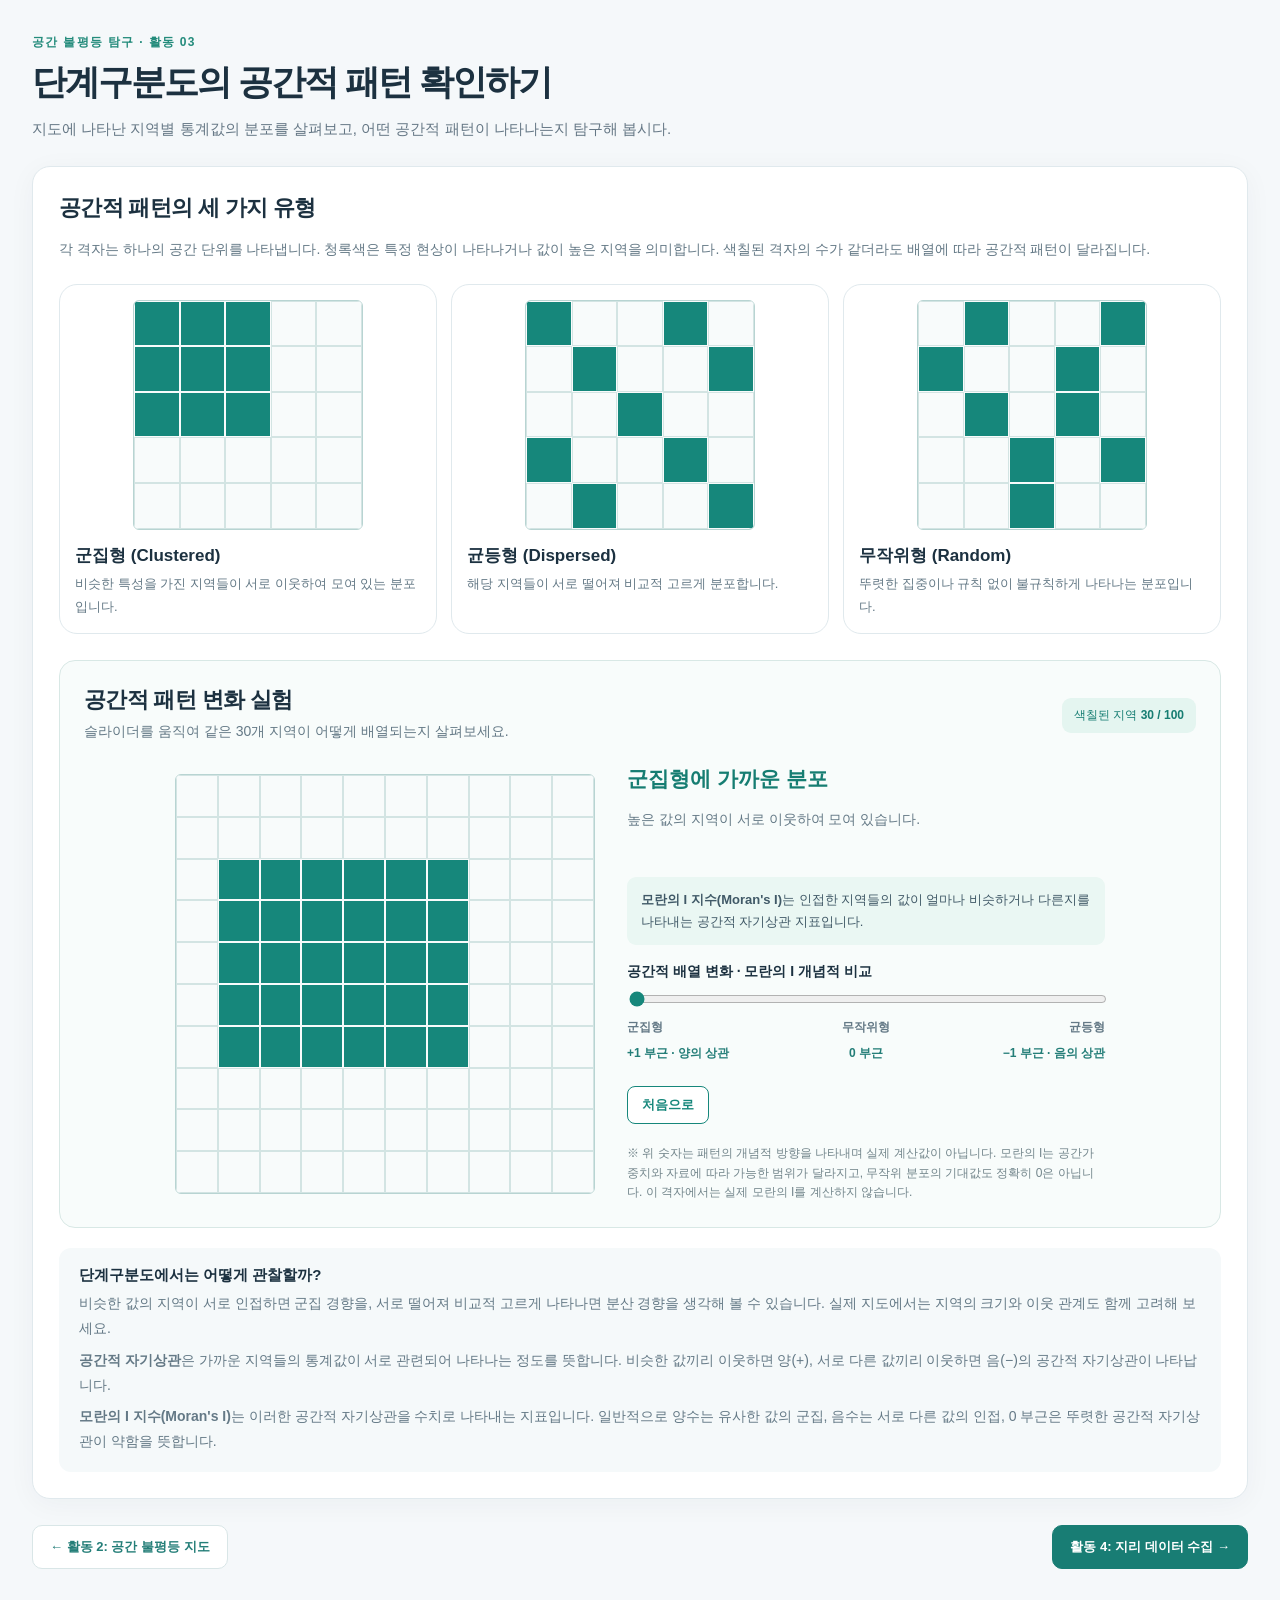
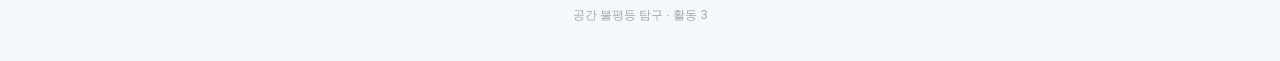
<file: activity3.html>
<!DOCTYPE html>
<html lang="ko">

<head>
    <meta charset="utf-8" />
    <meta content="width=device-width,initial-scale=1" name="viewport" />
    <title>단계구분도의 공간적 패턴 확인하기 | 공간 불평등 탐구</title>
    <style>
        :root {
            font-family: Pretendard, 'Noto Sans KR', -apple-system, BlinkMacSystemFont, 'Segoe UI', sans-serif;
            color: #1c3140;
            background: #f5f8fa
        }

        * {
            box-sizing: border-box
        }

        body {
            margin: 0
        }

        .app {
            max-width: 1360px;
            margin: auto;
            padding: 34px 32px 25px
        }

        header .eyebrow {
            font-size: 12px;
            font-weight: 800;
            letter-spacing: .11em;
            color: #238b7b
        }

        h1 {
            font-size: 35px;
            letter-spacing: -.055em;
            margin: 8px 0 10px
        }

        header p {
            color: #657785;
            font-size: 15px;
            margin: 0 0 24px;
            line-height: 1.7
        }

        .page-nav {
            display: flex;
            align-items: center;
            justify-content: space-between;
            gap: 10px;
            margin-bottom: 18px
        }

        .page-nav a,
        .page-nav span {
            font-size: 13px;
            color: #247e78;
            text-decoration: none;
            font-weight: 750
        }

        .page-nav a:hover {
            text-decoration: underline
        }

        .panel,
        .guide,
        .resource-card,
        .pattern-card {
            background: white;
            border: 1px solid #e0e9ed;
            border-radius: 18px;
            box-shadow: 0 5px 28px #17364d0b
        }

        .panel {
            padding: 26px
        }

        .panel h2,
        .guide h2 {
            margin: 0 0 12px;
            font-size: 22px;
            letter-spacing: -.03em
        }

        .panel p,
        .guide p {
            font-size: 14px;
            color: #647986;
            line-height: 1.8
        }

        .layout {
            display: grid;
            grid-template-columns: minmax(0, 1fr) 310px;
            gap: 20px;
            align-items: start
        }

        .guide {
            padding: 24px
        }

        .guide ol {
            padding-left: 22px;
            font-size: 14px;
            line-height: 1.8;
            color: #405967
        }

        .guide li {
            margin: 12px 0
        }

        .step {
            display: inline-block;
            background: #e5f5ef;
            color: #177c69;
            font-size: 12px;
            font-weight: 800;
            padding: 7px 10px;
            border-radius: 6px;
            margin-bottom: 16px
        }

        .note {
            margin-top: 20px;
            padding: 15px;
            border-radius: 10px;
            background: #f5f8fa;
            color: #647986;
            font-size: 13px;
            line-height: 1.75
        }

        .pattern-grid {
            display: grid;
            grid-template-columns: repeat(3, minmax(0, 1fr));
            gap: 14px;
            margin: 22px 0
        }

        .pattern-card {
            padding: 15px;
            box-shadow: none
        }

        .pattern-card h3 {
            font-size: 17px;
            margin: 14px 0 5px
        }

        .pattern-card p {
            font-size: 13px;
            margin: 0
        }

        .pattern-svg {
            width: 100%;
            border-radius: 12px;
            background: #f0f7f7;
            fill: #16877b
        }

        .example {
            margin-top: 20px;
            background: #f5f9fa;
            border-radius: 12px;
            padding: 18px 20px
        }

        .example strong {
            font-size: 15px
        }

        .example p {
            margin: 6px 0 0
        }

        .page-bottom {
            display: flex;
            justify-content: space-between;
            gap: 12px;
            margin: 26px 0
        }

        .nav-button {
            display: inline-flex;
            align-items: center;
            gap: 7px;
            text-decoration: none;
            padding: 12px 17px;
            border-radius: 10px;
            border: 1px solid #d9e6e7;
            background: white;
            color: #247e78;
            font-weight: 800;
            font-size: 13px
        }

        .nav-button.primary {
            background: #187d74;
            color: white;
            border-color: #187d74
        }

        .nav-button:hover {
            filter: brightness(.95)
        }

        .resources-intro {
            margin-bottom: 20px
        }

        .resource-section {
            margin: 28px 0
        }

        .resource-section h2 {
            font-size: 18px;
            margin: 0 0 13px;
            display: flex;
            align-items: center;
            gap: 9px
        }

        .section-dot {
            width: 9px;
            height: 9px;
            border-radius: 50%;
            background: #1d9684;
            display: inline-block
        }

        .resource-grid {
            display: grid;
            grid-template-columns: repeat(3, minmax(0, 1fr));
            gap: 14px
        }

        .resource-card {
            padding: 20px;
            display: flex;
            flex-direction: column;
            gap: 11px;
            transition: transform .15s, box-shadow .15s
        }

        .resource-card:hover {
            transform: translateY(-2px);
            box-shadow: 0 8px 28px #17364d18
        }

        .resource-card h3 {
            margin: 0;
            font-size: 17px;
            line-height: 1.4;
            letter-spacing: -.03em
        }

        .resource-card p {
            margin: 0;
            color: #6b7f8b;
            font-size: 13px;
            line-height: 1.65;
            flex: 1
        }

        .resource-link {
            display: inline-flex;
            justify-content: space-between;
            align-items: center;
            text-decoration: none;
            color: #15786e;
            background: #eaf7f3;
            border-radius: 9px;
            padding: 11px 13px;
            font-size: 13px;
            font-weight: 800
        }

        .resource-link:hover {
            background: #d6f0e8
        }

        .resource-tag {
            font-size: 11px;
            color: #178777;
            font-weight: 800
        }

        .mini {
            font-size: 12px;
            color: #7b8e99
        }

        footer {
            text-align: center;
            color: #9aabb4;
            font-size: 12px;
            padding: 12px
        }

        @media(max-width:1000px) {
            .layout {
                grid-template-columns: 1fr
            }

            .resource-grid {
                grid-template-columns: repeat(2, minmax(0, 1fr))
            }
        }

        @media(max-width:650px) {
            .app {
                padding: 20px 13px
            }

            .panel {
                padding: 17px
            }

            .pattern-grid,
            .resource-grid {
                grid-template-columns: 1fr
            }

            .pattern-svg {
                max-height: 210px
            }

            h1 {
                font-size: 28px
            }

            .page-bottom {
                flex-wrap: wrap
            }
        }

        .layout-wide {
            display: block;
            max-width: none
        }

        .layout-wide>.panel {
            width: 100%
        }

        /* 면(폴리곤) 단위 공간 패턴 시각화 */
        .area-grid{display:grid;grid-template-columns:repeat(var(--grid-size),1fr);aspect-ratio:1;width:100%;background:#fff;border:1px solid #b8d4d2;overflow:hidden;border-radius:6px}
        .area-cell{border:1px solid #d3e4e3;background:#f8fbfb;min-width:0;min-height:0;transition:background-color .16s ease}
        .area-cell.active{background:#16877b;border-color:#f8fbfb}
        .area-grid-small{--grid-size:5;max-width:230px;margin:auto}
        .area-grid-large{--grid-size:10;max-width:420px;margin:auto}
        .pattern-lab{margin-top:26px;border:1px solid #d8e8e5;border-radius:16px;padding:24px;background:#f8fcfb}
        .lab-heading{display:flex;align-items:center;justify-content:space-between;gap:16px;margin-bottom:20px}
        .lab-heading h2{margin-bottom:4px}.lab-heading p{margin:0}
        .lab-counter{white-space:nowrap;color:#167d72;background:#e4f5f0;padding:9px 12px;border-radius:9px;font-size:12px}
        .lab-content{display:grid;grid-template-columns:minmax(230px,420px) minmax(220px,1fr);align-items:center;justify-content:center;gap:32px;max-width:930px;margin:auto}
        .lab-controls{min-width:0}.pattern-state{font-weight:800;font-size:21px;color:#167d72}
        .lab-controls p{min-height:52px}.slider-label{display:block;margin:18px 0 8px;font-weight:750;font-size:14px}
        #pattern-slider{width:100%;accent-color:#16877b;cursor:pointer}
        .slider-markers{display:flex;justify-content:space-between;font-size:12px;font-weight:700;color:#647986;margin-top:8px}
        .moran-explain{font-size:13px;line-height:1.7;color:#405967;background:#eaf7f3;border-radius:9px;padding:12px 14px;margin-top:18px}
        .moran-scale{display:flex;justify-content:space-between;gap:6px;font-size:12px;font-weight:750;color:#247e78;margin-top:9px}
        .moran-scale span:nth-child(2){text-align:center}
        .moran-scale span:last-child{text-align:right}
        .reset-pattern{border:1px solid #16877b;background:#fff;color:#16877b;border-radius:8px;padding:9px 14px;font-weight:750;cursor:pointer;margin-top:24px}
        .reset-pattern:hover{background:#e4f5f0}
        .lab-note{font-size:12px;color:#72858b;line-height:1.65;margin-top:20px}
        @media(max-width:720px){.lab-content{grid-template-columns:1fr}.lab-heading{align-items:flex-start;flex-direction:column}.pattern-lab{padding:17px}}
    </style>
</head>

<body>
    <div class="app">
        <header>
            <div class="eyebrow">공간 불평등 탐구 · 활동 03</div>
            <h1>단계구분도의 공간적 패턴 확인하기</h1>
            <p>지도에 나타난 지역별 통계값의 분포를 살펴보고, 어떤 공간적 패턴이 나타나는지 탐구해 봅시다.</p>
        </header>
        <main class="layout layout-wide">
            <section class="panel">
                <h2>공간적 패턴의 세 가지 유형</h2>
                <p>각 격자는 하나의 공간 단위를 나타냅니다. 청록색은 특정 현상이 나타나거나 값이 높은 지역을 의미합니다. 색칠된 격자의 수가 같더라도 배열에 따라 공간적 패턴이 달라집니다.</p>
                <div class="pattern-grid" id="pattern-examples">
                    <article class="pattern-card"><div class="area-grid area-grid-small" id="sample-cluster" role="img" aria-label="군집형 5×5 격자"></div><h3>군집형 (Clustered)</h3><p>비슷한 특성을 가진 지역들이 서로 이웃하여 모여 있는 분포입니다.</p></article>
                    <article class="pattern-card"><div class="area-grid area-grid-small" id="sample-dispersed" role="img" aria-label="균등형 5×5 격자"></div><h3>균등형 (Dispersed)</h3><p>해당 지역들이 서로 떨어져 비교적 고르게 분포합니다.</p></article>
                    <article class="pattern-card"><div class="area-grid area-grid-small" id="sample-random" role="img" aria-label="무작위형 5×5 격자"></div><h3>무작위형 (Random)</h3><p>뚜렷한 집중이나 규칙 없이 불규칙하게 나타나는 분포입니다.</p></article>
                </div>
                <div class="pattern-lab">
                    <div class="lab-heading"><div><h2>공간적 패턴 변화 실험</h2><p>슬라이더를 움직여 같은 30개 지역이 어떻게 배열되는지 살펴보세요.</p></div><span class="lab-counter">색칠된 지역 <b>30 / 100</b></span></div>
                    <div class="lab-content">
                        <div class="area-grid area-grid-large" id="interactive-grid" role="img" aria-label="공간적 패턴 변화 10×10 격자"></div>
                        <div class="lab-controls"><div class="pattern-state" id="pattern-state" aria-live="polite">군집형에 가까운 분포</div><p id="pattern-description">높은 값의 지역이 서로 인접하여 나타납니다.</p>
                            <div class="moran-explain"><strong>모란의 I 지수(Moran's I)</strong>는 인접한 지역들의 값이 얼마나 비슷하거나 다른지를 나타내는 공간적 자기상관 지표입니다.</div>
                            <label for="pattern-slider" class="slider-label">공간적 배열 변화 · 모란의 I 개념적 비교</label>
                            <input type="range" id="pattern-slider" min="0" max="100" step="1" value="0" aria-label="군집형에서 무작위형을 거쳐 균등형으로 변화하는 슬라이더" />
                            <div class="slider-markers"><span>군집형</span><span>무작위형</span><span>균등형</span></div>
                            <div class="moran-scale"><span>+1 부근 · 양의 상관</span><span>0 부근</span><span>−1 부근 · 음의 상관</span></div>
                            <button type="button" class="reset-pattern" id="reset-pattern">처음으로</button>
                            <div class="lab-note">※ 위 숫자는 패턴의 개념적 방향을 나타내며 실제 계산값이 아닙니다. 모란의 I는 공간가중치와 자료에 따라 가능한 범위가 달라지고, 무작위 분포의 기대값도 정확히 0은 아닙니다. 이 격자에서는 실제 모란의 I를 계산하지 않습니다.</div>
                        </div>
                    </div>
                </div>
                <div class="example">
                    <strong>단계구분도에서는 어떻게 관찰할까?</strong>
                    <p>비슷한 값의 지역이 서로 인접하면 군집 경향을, 서로 떨어져 비교적 고르게 나타나면 분산 경향을 생각해 볼 수 있습니다. 실제 지도에서는 지역의 크기와 이웃 관계도 함께 고려해 보세요.</p>
                    <p><b>공간적 자기상관</b>은 가까운 지역들의 통계값이 서로 관련되어 나타나는 정도를 뜻합니다. 비슷한 값끼리 이웃하면 양(+), 서로 다른 값끼리 이웃하면 음(−)의 공간적 자기상관이 나타납니다.</p>
                    <p><b>모란의 I 지수(Moran's I)</b>는 이러한 공간적 자기상관을 수치로 나타내는 지표입니다. 일반적으로 양수는 유사한 값의 군집, 음수는 서로 다른 값의 인접, 0 부근은 뚜렷한 공간적 자기상관이 약함을 뜻합니다.</p>
                </div>
            </section>
        </main>
        <div class="page-bottom"><a class="nav-button" href="activity2.html">← 활동 2: 공간 불평등 지도</a><a
                class="nav-button primary" href="activity4.html">활동 4: 지리 데이터 수집 →</a></div>
        <footer>공간 불평등 탐구 · 활동 3</footer>
    </div>

    <script>
    (() => {
      const gridSize = 10;
      const coloredCount = 30;
      // 재현 가능한 의사 난수: 새로고침해도 동일한 패턴
      function shuffled(size, seed) {
        const a = Array.from({length:size}, (_,i)=>i);
        let x = seed >>> 0;
        for(let i=a.length-1;i>0;i--){x=(Math.imul(1664525,x)+1013904223)>>>0;const j=x%(i+1);[a[i],a[j]]=[a[j],a[i]];}
        return a;
      }
      function dispersed(size, count){
        // 가장 가까운 선택 셀과의 거리를 최대화하는 간단한 탐욕적 분산 배치
        const selected=[0], candidates=new Set(Array.from({length:size*size},(_,i)=>i).slice(1));
        while(selected.length<count){let best=-1,score=-1;
          for(const idx of candidates){const row=Math.floor(idx/size),col=idx%size;
            const d=Math.min(...selected.map(k=>Math.abs(row-Math.floor(k/size))+Math.abs(col-k%size)));
            const tie=((idx*37+13)%101)/1000;
            if(d+tie>score){score=d+tie;best=idx;}}
          selected.push(best);candidates.delete(best);
        }
        return selected;
      }
      const clustered=[];
      for(let r=2;r<7;r++)for(let c=1;c<7;c++)clustered.push(r*10+c);
      const random=shuffled(100,4217).slice(0,coloredCount);
      const uniform=dispersed(10,coloredCount);
      const samples={
        'sample-cluster':[0,1,2,5,6,7,10,11,12],
        'sample-dispersed':[0,3,6,9,12,15,18,21,24],
        'sample-random':[1,4,5,8,11,13,17,19,22]
      };
      function makeGrid(el,size,active){el.style.setProperty('--grid-size',size);const activeSet=new Set(active);
        const frag=document.createDocumentFragment();for(let i=0;i<size*size;i++){
          const cell=document.createElement('span');cell.className='area-cell'+(activeSet.has(i)?' active':'');frag.appendChild(cell);
        }el.replaceChildren(frag);
      }
      for(const [id,positions] of Object.entries(samples))makeGrid(document.getElementById(id),5,positions);
      const target=document.getElementById('interactive-grid');
      const slider=document.getElementById('pattern-slider');
      const label=document.getElementById('pattern-state');
      const description=document.getElementById('pattern-description');
      // 출발과 도착 패턴의 차이를 한 셀씩 교환해 개수를 일정하게 유지
      function interpolate(a,b,t){const keep=new Set(a.filter(x=>b.includes(x)));
        const remove=a.filter(x=>!keep.has(x));const add=b.filter(x=>!keep.has(x));
        const swaps=Math.round(Math.max(0,Math.min(1,t))*remove.length);
        return [...keep,...remove.slice(swaps),...add.slice(0,swaps)];
      }
      function update(){const v=Number(slider.value);
        const cells=v<=50?interpolate(clustered,random,v/50):interpolate(random,uniform,(v-50)/50);
        makeGrid(target,gridSize,cells);
        if(v<25){label.textContent='군집형에 가까운 분포';description.textContent='높은 값의 지역이 서로 이웃하여 모여 있습니다.';}
        else if(v<45){label.textContent='군집이 약해지는 분포';description.textContent='인접한 지역들이 점차 떨어지면서 집중이 약해집니다.';}
        else if(v<=55){label.textContent='무작위형에 가까운 분포';description.textContent='뚜렷한 집중이나 규칙성이 없는 배열입니다.';}
        else if(v<80){label.textContent='점차 고르게 퍼지는 분포';description.textContent='지역들이 서로 떨어져 공간 전반으로 퍼집니다.';}
        else{label.textContent='균등형에 가까운 분포';description.textContent='높은 값의 지역이 비교적 고른 간격으로 나타납니다.';}
        target.setAttribute('aria-label',`10×10 격자 중 30개 색칠됨. ${label.textContent}`);
      }
      slider.addEventListener('input',update);
      document.getElementById('reset-pattern').addEventListener('click',()=>{slider.value=0;update();});
      update();
    })();
    </script>
</body>

</html>
</file>
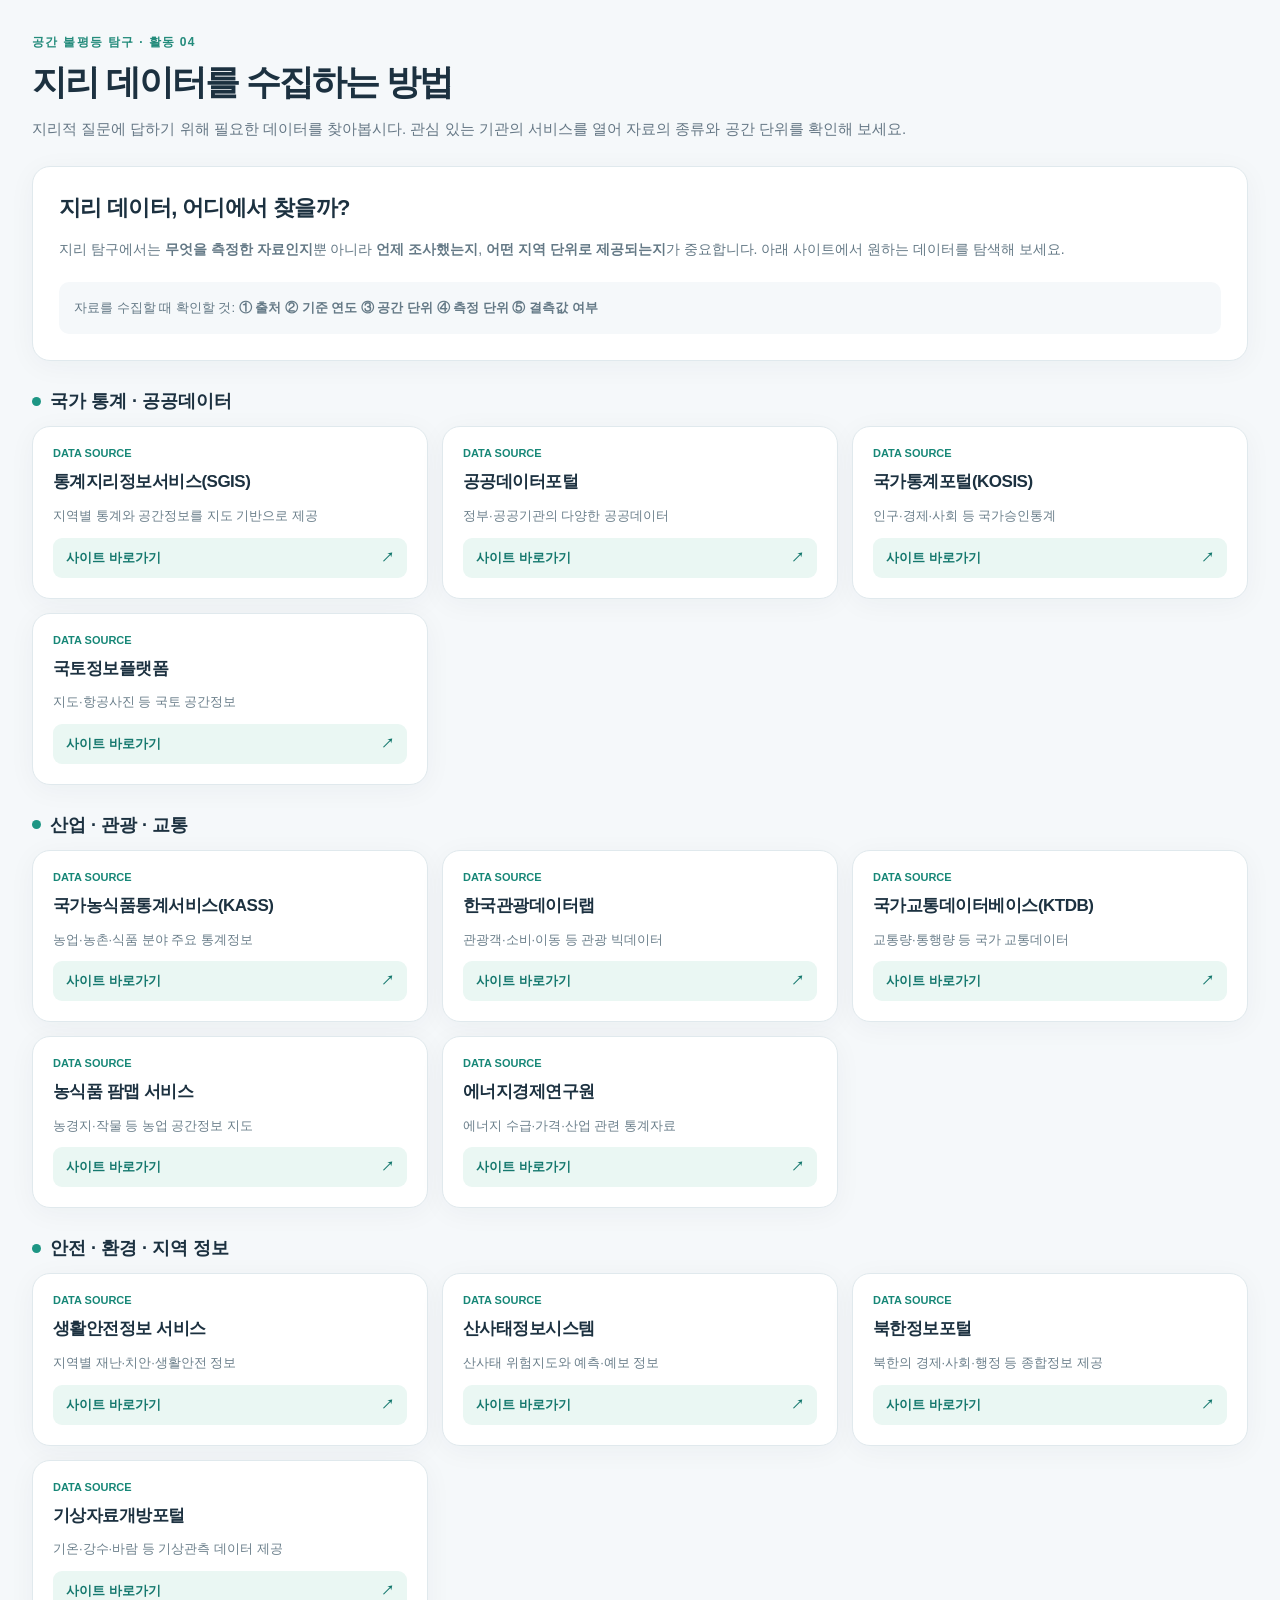
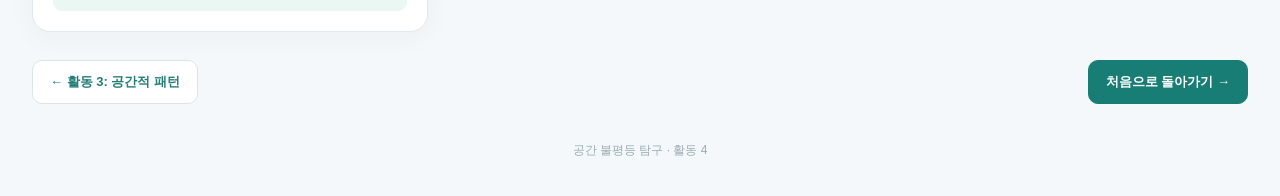
<file: activity4.html>
<!DOCTYPE html>
<html lang="ko"><head><meta charset="utf-8"/><meta content="width=device-width,initial-scale=1" name="viewport"/><title>지리 데이터를 수집하는 방법 | 공간 불평등 탐구</title><style>
:root{font-family:Pretendard,'Noto Sans KR',-apple-system,BlinkMacSystemFont,'Segoe UI',sans-serif;color:#1c3140;background:#f5f8fa}*{box-sizing:border-box}body{margin:0}.app{max-width:1360px;margin:auto;padding:34px 32px 25px}header .eyebrow{font-size:12px;font-weight:800;letter-spacing:.11em;color:#238b7b}h1{font-size:35px;letter-spacing:-.055em;margin:8px 0 10px}header p{color:#657785;font-size:15px;margin:0 0 24px;line-height:1.7}.page-nav{display:flex;align-items:center;justify-content:space-between;gap:10px;margin-bottom:18px}.page-nav a,.page-nav span{font-size:13px;color:#247e78;text-decoration:none;font-weight:750}.page-nav a:hover{text-decoration:underline}.panel,.guide,.resource-card,.pattern-card{background:white;border:1px solid #e0e9ed;border-radius:18px;box-shadow:0 5px 28px #17364d0b}.panel{padding:26px}.panel h2,.guide h2{margin:0 0 12px;font-size:22px;letter-spacing:-.03em}.panel p,.guide p{font-size:14px;color:#647986;line-height:1.8}.layout{display:grid;grid-template-columns:minmax(0,1fr) 310px;gap:20px;align-items:start}.guide{padding:24px}.guide ol{padding-left:22px;font-size:14px;line-height:1.8;color:#405967}.guide li{margin:12px 0}.step{display:inline-block;background:#e5f5ef;color:#177c69;font-size:12px;font-weight:800;padding:7px 10px;border-radius:6px;margin-bottom:16px}.note{margin-top:20px;padding:15px;border-radius:10px;background:#f5f8fa;color:#647986;font-size:13px;line-height:1.75}.pattern-grid{display:grid;grid-template-columns:repeat(3,minmax(0,1fr));gap:14px;margin:22px 0}.pattern-card{padding:15px;box-shadow:none}.pattern-card h3{font-size:17px;margin:14px 0 5px}.pattern-card p{font-size:13px;margin:0}.pattern-svg{width:100%;border-radius:12px;background:#f0f7f7;fill:#16877b}.example{margin-top:20px;background:#f5f9fa;border-radius:12px;padding:18px 20px}.example strong{font-size:15px}.example p{margin:6px 0 0}.page-bottom{display:flex;justify-content:space-between;gap:12px;margin:26px 0}.nav-button{display:inline-flex;align-items:center;gap:7px;text-decoration:none;padding:12px 17px;border-radius:10px;border:1px solid #d9e6e7;background:white;color:#247e78;font-weight:800;font-size:13px}.nav-button.primary{background:#187d74;color:white;border-color:#187d74}.nav-button:hover{filter:brightness(.95)}.resources-intro{margin-bottom:20px}.resource-section{margin:28px 0}.resource-section h2{font-size:18px;margin:0 0 13px;display:flex;align-items:center;gap:9px}.section-dot{width:9px;height:9px;border-radius:50%;background:#1d9684;display:inline-block}.resource-grid{display:grid;grid-template-columns:repeat(3,minmax(0,1fr));gap:14px}.resource-card{padding:20px;display:flex;flex-direction:column;gap:11px;transition:transform .15s,box-shadow .15s}.resource-card:hover{transform:translateY(-2px);box-shadow:0 8px 28px #17364d18}.resource-card h3{margin:0;font-size:17px;line-height:1.4;letter-spacing:-.03em}.resource-card p{margin:0;color:#6b7f8b;font-size:13px;line-height:1.65;flex:1}.resource-link{display:inline-flex;justify-content:space-between;align-items:center;text-decoration:none;color:#15786e;background:#eaf7f3;border-radius:9px;padding:11px 13px;font-size:13px;font-weight:800}.resource-link:hover{background:#d6f0e8}.resource-tag{font-size:11px;color:#178777;font-weight:800}.mini{font-size:12px;color:#7b8e99}footer{text-align:center;color:#9aabb4;font-size:12px;padding:12px}@media(max-width:1000px){.layout{grid-template-columns:1fr}.resource-grid{grid-template-columns:repeat(2,minmax(0,1fr))}}@media(max-width:650px){.app{padding:20px 13px}.panel{padding:17px}.pattern-grid,.resource-grid{grid-template-columns:1fr}.pattern-svg{max-height:210px}h1{font-size:28px}.page-bottom{flex-wrap:wrap}}
</style></head><body><div class="app"><header><div class="eyebrow">공간 불평등 탐구 · 활동 04</div><h1>지리 데이터를 수집하는 방법</h1><p>지리적 질문에 답하기 위해 필요한 데이터를 찾아봅시다. 관심 있는 기관의 서비스를 열어 자료의 종류와 공간 단위를 확인해 보세요.</p></header><main><section class="panel resources-intro"><h2>지리 데이터, 어디에서 찾을까?</h2><p>지리 탐구에서는 <b>무엇을 측정한 자료인지</b>뿐 아니라 <b>언제 조사했는지</b>, <b>어떤 지역 단위로 제공되는지</b>가 중요합니다. 아래 사이트에서 원하는 데이터를 탐색해 보세요.</p><div class="note">자료를 수집할 때 확인할 것: <b>① 출처 ② 기준 연도 ③ 공간 단위 ④ 측정 단위 ⑤ 결측값 여부</b></div></section><section class="resource-section"><h2><span class="section-dot"></span>국가 통계 · 공공데이터</h2><div class="resource-grid"><article class="resource-card"><span class="resource-tag">DATA SOURCE</span><h3>통계지리정보서비스(SGIS)</h3><p>지역별 통계와 공간정보를 지도 기반으로 제공</p><a aria-label="통계지리정보서비스(SGIS) 새 창에서 열기" class="resource-link" href="https://sgis.kostat.go.kr/" rel="noopener noreferrer" target="_blank">사이트 바로가기 <span aria-hidden="true">↗</span></a></article><article class="resource-card"><span class="resource-tag">DATA SOURCE</span><h3>공공데이터포털</h3><p>정부·공공기관의 다양한 공공데이터</p><a aria-label="공공데이터포털 새 창에서 열기" class="resource-link" href="https://www.data.go.kr/" rel="noopener noreferrer" target="_blank">사이트 바로가기 <span aria-hidden="true">↗</span></a></article><article class="resource-card"><span class="resource-tag">DATA SOURCE</span><h3>국가통계포털(KOSIS)</h3><p>인구·경제·사회 등 국가승인통계</p><a aria-label="국가통계포털(KOSIS) 새 창에서 열기" class="resource-link" href="https://kosis.kr/" rel="noopener noreferrer" target="_blank">사이트 바로가기 <span aria-hidden="true">↗</span></a></article><article class="resource-card"><span class="resource-tag">DATA SOURCE</span><h3>국토정보플랫폼</h3><p>지도·항공사진 등 국토 공간정보</p><a aria-label="국토정보플랫폼 새 창에서 열기" class="resource-link" href="https://map.ngii.go.kr/" rel="noopener noreferrer" target="_blank">사이트 바로가기 <span aria-hidden="true">↗</span></a></article></div></section><section class="resource-section"><h2><span class="section-dot"></span>산업 · 관광 · 교통</h2><div class="resource-grid"><article class="resource-card"><span class="resource-tag">DATA SOURCE</span><h3>국가농식품통계서비스(KASS)</h3><p>농업·농촌·식품 분야 주요 통계정보</p><a aria-label="국가농식품통계서비스(KASS) 새 창에서 열기" class="resource-link" href="https://kass.mafra.go.kr/" rel="noopener noreferrer" target="_blank">사이트 바로가기 <span aria-hidden="true">↗</span></a></article><article class="resource-card"><span class="resource-tag">DATA SOURCE</span><h3>한국관광데이터랩</h3><p>관광객·소비·이동 등 관광 빅데이터</p><a aria-label="한국관광데이터랩 새 창에서 열기" class="resource-link" href="https://datalab.visitkorea.or.kr/" rel="noopener noreferrer" target="_blank">사이트 바로가기 <span aria-hidden="true">↗</span></a></article><article class="resource-card"><span class="resource-tag">DATA SOURCE</span><h3>국가교통데이터베이스(KTDB)</h3><p>교통량·통행량 등 국가 교통데이터</p><a aria-label="국가교통데이터베이스(KTDB) 새 창에서 열기" class="resource-link" href="https://www.ktdb.go.kr/" rel="noopener noreferrer" target="_blank">사이트 바로가기 <span aria-hidden="true">↗</span></a></article><article class="resource-card"><span class="resource-tag">DATA SOURCE</span><h3>농식품 팜맵 서비스</h3><p>농경지·작물 등 농업 공간정보 지도</p><a aria-label="농식품 팜맵 서비스 새 창에서 열기" class="resource-link" href="https://agis.epis.or.kr/" rel="noopener noreferrer" target="_blank">사이트 바로가기 <span aria-hidden="true">↗</span></a></article><article class="resource-card"><span class="resource-tag">DATA SOURCE</span><h3>에너지경제연구원</h3><p>에너지 수급·가격·산업 관련 통계자료</p><a aria-label="에너지경제연구원 새 창에서 열기" class="resource-link" href="https://www.keei.re.kr/" rel="noopener noreferrer" target="_blank">사이트 바로가기 <span aria-hidden="true">↗</span></a></article></div></section><section class="resource-section"><h2><span class="section-dot"></span>안전 · 환경 · 지역 정보</h2><div class="resource-grid"><article class="resource-card"><span class="resource-tag">DATA SOURCE</span><h3>생활안전정보 서비스</h3><p>지역별 재난·치안·생활안전 정보</p><a aria-label="생활안전정보 서비스 새 창에서 열기" class="resource-link" href="https://www.safemap.go.kr/" rel="noopener noreferrer" target="_blank">사이트 바로가기 <span aria-hidden="true">↗</span></a></article><article class="resource-card"><span class="resource-tag">DATA SOURCE</span><h3>산사태정보시스템</h3><p>산사태 위험지도와 예측·예보 정보</p><a aria-label="산사태정보시스템 새 창에서 열기" class="resource-link" href="https://sansatai.forest.go.kr/" rel="noopener noreferrer" target="_blank">사이트 바로가기 <span aria-hidden="true">↗</span></a></article><article class="resource-card"><span class="resource-tag">DATA SOURCE</span><h3>북한정보포털</h3><p>북한의 경제·사회·행정 등 종합정보 제공</p><a aria-label="북한정보포털 새 창에서 열기" class="resource-link" href="https://nkinfo.unikorea.go.kr/" rel="noopener noreferrer" target="_blank">사이트 바로가기 <span aria-hidden="true">↗</span></a></article><article class="resource-card"><span class="resource-tag">DATA SOURCE</span><h3>기상자료개방포털</h3><p>기온·강수·바람 등 기상관측 데이터 제공</p><a aria-label="기상자료개방포털 새 창에서 열기" class="resource-link" href="https://data.kma.go.kr/" rel="noopener noreferrer" target="_blank">사이트 바로가기 <span aria-hidden="true">↗</span></a></article></div></section></main><div class="page-bottom"><a class="nav-button" href="activity3.html">← 활동 3: 공간적 패턴</a><a class="nav-button primary" href="index.html">처음으로 돌아가기 →</a></div><footer>공간 불평등 탐구 · 활동 4</footer></div></body></html>
</file>
